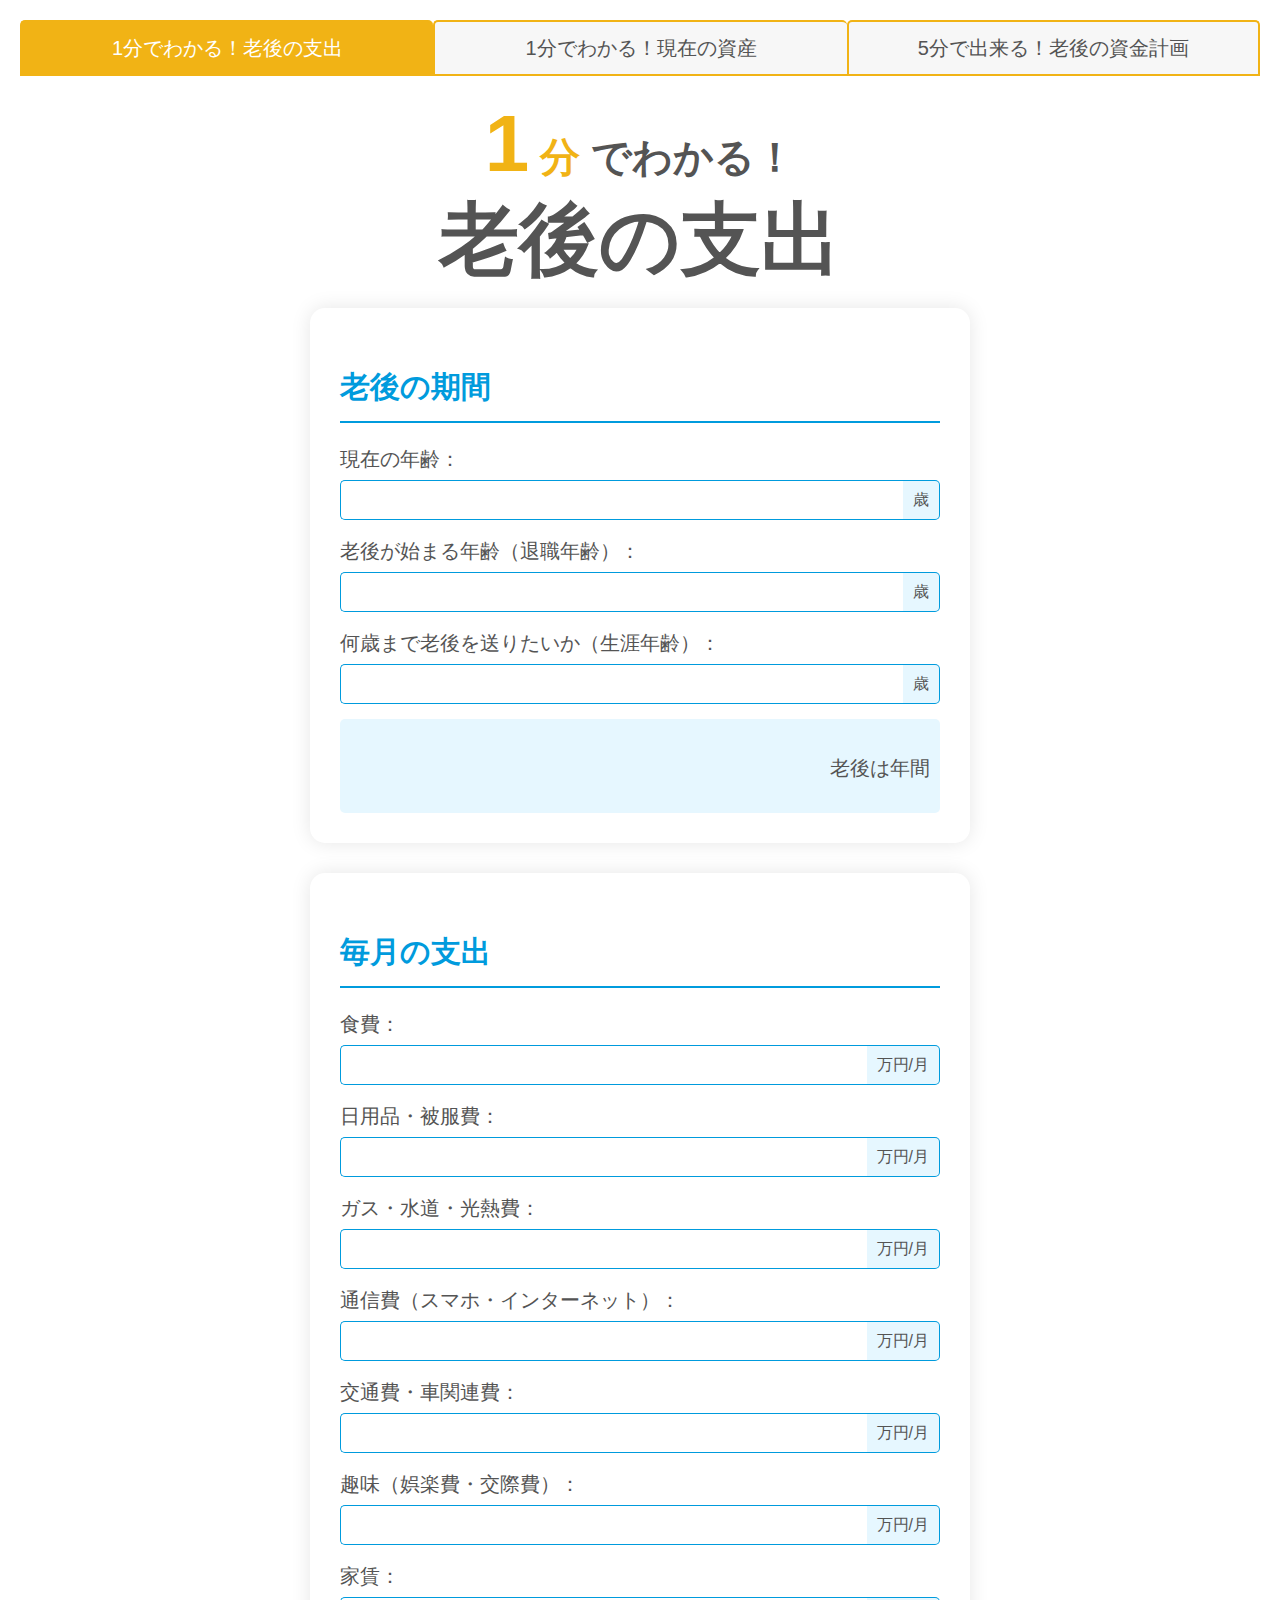
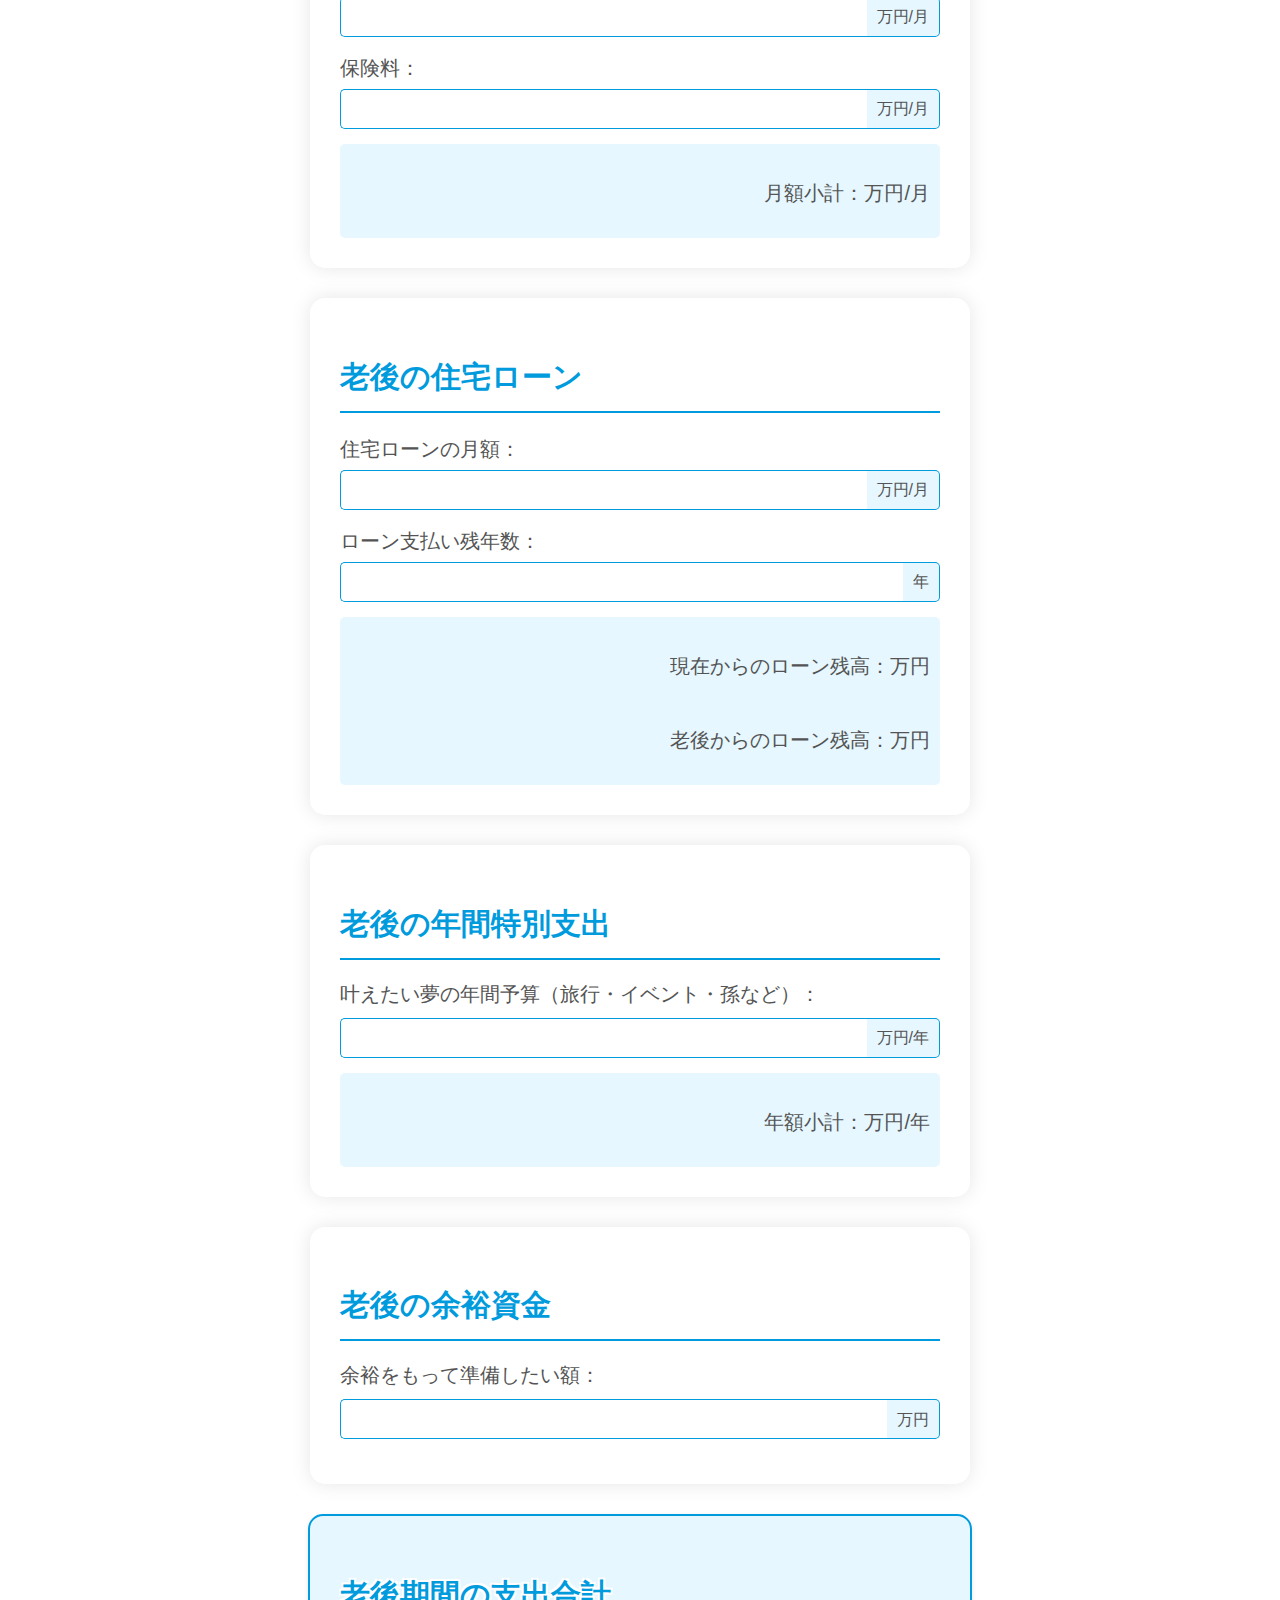
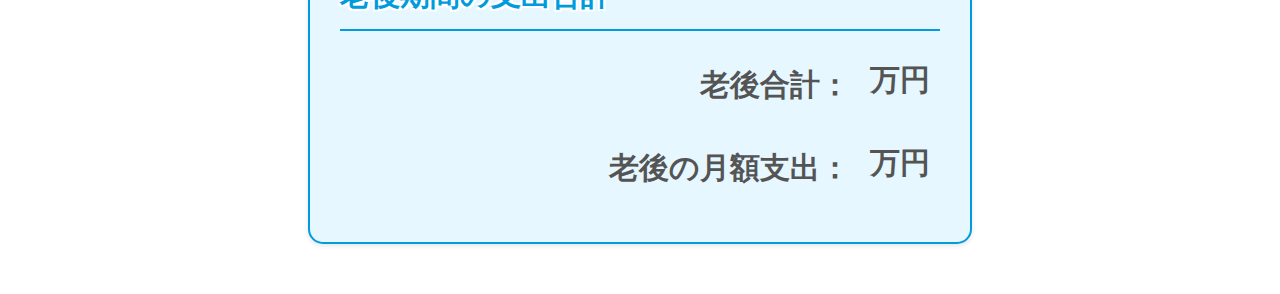
<file: index.html>
<!DOCTYPE html>
<html lang="ja">
<head>
    <meta charset="UTF-8">
    <meta name="viewport" content="width=device-width, initial-scale=1.0">
    <title>老後の支出計算シミュレーター</title>
    <link rel="stylesheet" href="styles.css">
</head>
<body>

  <div id="tab-navigation">
    <ul class="tabs">
      <li class="tab-item active">
        <a href="index.html">1分でわかる！老後の支出</a>
      </li>
      <li class="tab-item">
        <a href="assets/assets.html">1分でわかる！現在の資産</a>
      </li>
      <li class="tab-item">
        <a href="summary2/summary2.html">5分で出来る！老後の資金計画</a>
      </li>
    </ul>
  </div>


  <header>
    <h1>
        <span class="large-highlight">1</span>
        <span class="small-highlight">分</span>
        <span class="small-text">でわかる！</span><br>
        <span class="large-text">老後の支出</span>
    </h1>
</header>

    <div id="retirement-calculator">
        <div class="card">
          <h2>老後の期間</h2>
          <div class="input-group">
            <label for="current-age">現在の年齢：</label>
            <div class="input-wrapper">
              <input type="number" id="current-age" min="0">
              <span class="unit">歳</span>
            </div>
          </div>
          <div class="input-group">
            <label for="retirement-age">老後が始まる年齢（退職年齢）：</label>
            <div class="input-wrapper">
              <input type="number" id="retirement-age" min="0">
              <span class="unit">歳</span>
            </div>
          </div>
          <div class="input-group">
            <label for="life-expectancy">何歳まで老後を送りたいか（生涯年齢）：</label>
            <div class="input-wrapper">
              <input type="number" id="life-expectancy" min="0">
              <span class="unit">歳</span>
            </div>
          </div>
          <div class="output-group">
            <div>老後は<output id="retirement-years"></output>年間</div>
          </div>
        </div>

        <div class="card">
            <h2>毎月の支出</h2>
            <div class="input-group">
                <label for="food-expenses">食費：</label>
                <div class="input-wrapper">
                    <input type="number" id="food-expenses" name="food-expenses" step="0.1" min="0" required>
                    <span class="unit">万円/月</span>
                </div>
            </div>
            <div class="input-group">
                <label for="daily-expenses">日用品・被服費：</label>
                <div class="input-wrapper">
                    <input type="number" id="daily-expenses" name="daily-expenses" step="0.1" min="0" required>
                    <span class="unit">万円/月</span>
                </div>
            </div>
            <div class="input-group">
                <label for="utility-expenses">ガス・水道・光熱費：</label>
                <div class="input-wrapper">
                    <input type="number" id="utility-expenses" name="utility-expenses" step="0.1" min="0" required>
                    <span class="unit">万円/月</span>
                </div>
            </div>
            <div class="input-group">
                <label for="communication-expenses">通信費（スマホ・インターネット）：</label>
                <div class="input-wrapper">
                    <input type="number" id="communication-expenses" name="communication-expenses" step="0.1" min="0" required>
                    <span class="unit">万円/月</span>
                </div>
            </div>
            <div class="input-group">
                <label for="transportation-expenses">交通費・車関連費：</label>
                <div class="input-wrapper">
                    <input type="number" id="transportation-expenses" name="transportation-expenses" step="0.1" min="0" required>
                    <span class="unit">万円/月</span>
                </div>
            </div>
            <div class="input-group">
                <label for="hobby-expenses">趣味（娯楽費・交際費）：</label>
                <div class="input-wrapper">
                    <input type="number" id="hobby-expenses" name="hobby-expenses" step="0.1" min="0" required>
                    <span class="unit">万円/月</span>
                </div>
            </div>
            <div class="input-group">
                <label for="housing-expenses">家賃：</label>
                <div class="input-wrapper">
                    <input type="number" id="housing-expenses" name="housing-expenses" step="0.1" min="0" required>
                    <span class="unit">万円/月</span>
                </div>
            </div>
            <div class="input-group">
                <label for="education-expenses">保険料：</label>
                <div class="input-wrapper">
                    <input type="number" id="education-expenses" name="education-expenses" step="0.1" min="0" required>
                    <span class="unit">万円/月</span>
                </div>
            </div>
            <div class="output-group">
                <div>月額小計：<output id="monthly-total"></output>万円/月</div>
            </div>
            
              </div>
            </div>

            <div class="card">
                <h2>老後の住宅ローン</h2>
                <div class="input-group">
                  <label for="monthly-mortgage">住宅ローンの月額：</label>
                  <div class="input-wrapper">
                    <input type="number" id="monthly-mortgage" min="0">
                    <span class="unit">万円/月</span>
                  </div>
                </div>
                <div class="input-group">
                  <label for="remaining-mortgage-years">ローン支払い残年数：</label>
                  <div class="input-wrapper">
                    <input type="number" id="remaining-mortgage-years" min="0" step="0.1">
                    <span class="unit">年</span>
                  </div>
                </div>
                <div class="output-group">
                  <div>現在からのローン残高：<output id="current-loan-balance"></output>万円</div><br>
                  <div>老後からのローン残高：<output id="retirement-loan-balance"></output>万円</div>
                </div>
              </div>

              <div class="card">
                <h2>老後の年間特別支出</h2>
                <div class="input-group">
                  <label for="dream-expenses">叶えたい夢の年間予算（旅行・イベント・孫など）：</label>
                  <div class="input-wrapper">
                    <input type="number" id="dream-expenses" min="0">
                    <span class="unit">万円/年</span>
                  </div>
                </div>
                <div class="output-group">
                    <div>年額小計：<output id="yearly-total"></output>万円/年</div>
                </div>
              </div>
            
              <div class="card">
                <h2>老後の余裕資金</h2>
                <div class="input-group">
                  <label for="buffer-fund">余裕をもって準備したい額：</label>
                  <div class="input-wrapper">
                    <input type="number" id="buffer-fund" min="0">
                    <span class="unit">万円</span>
                  </div>
                </div>
              </div>
            
              <div class="card total-expenses">
                <h2>老後期間の支出合計</h2>
                <div class="output-group total inline">
                  <label>老後合計：</label>
                  <div class="output-wrapper">
                    <output id="total-expenses"></output>
                    <span class="unit">万円</span>
                  </div>
                </div>
                <div class="output-group total inline">
                  <label>老後の月額支出：</label>
                  <div class="output-wrapper">
                    <output id="monthly-retirement-expenses"></output>
                    <span class="unit">万円</span>
                </div>
              </div>
            </div>
    </form>

    <script src="script.js"></script>
</body>
</html>
</file>
<file: styles.css>
body {
    font-family: 'Helvetica Neue', Arial, sans-serif;
    line-height: 1.6;
    margin: 0;
    padding: 20px;
    background-color: #ffffff;
    color: #545454;
}


/* Tab Navigation Styles */
#tab-navigation {
    margin-bottom: 20px;
    width: 100%;
  }
  
  .tabs {
    display: flex;
    list-style: none;
    padding: 0;
    margin: 0;
    border-bottom: 2px solid #f1b315;
    width: 100%;
    font-size: 20px;
  }
  
  .tab-item {
    flex: 1;
    text-align: center;
  }
  
  .tab-item a {
    display: block;
    padding: 10px 5px;
    background-color: #F7F7F7;
    color: #545454;
    text-decoration: none;
    border: 2px solid #f1b315;
    border-bottom: none;
    border-radius: 5px 5px 0 0;
    transition: background-color 0.3s;
    white-space: nowrap;
    overflow: hidden;
    text-overflow: ellipsis;
  }
  
  .tab-item:not(:last-child) a {
    border-right: none;
  }
  
  .tab-item a:hover {
    background-color: #F7F7F7;
  }
  
  .tab-item.active a {
    background-color: #f1b315;
    color: white;
  }
  
  /* Responsive design for smaller screens */
  @media (max-width: 600px) {
    .tabs {
      flex-direction: column;
    }
  
    .tab-item {
      width: 100%;
    }
  
    .tab-item a {
      border: 1px solid #f1b315;
      border-radius: 0;
    }
  
    .tab-item:not(:last-child) a {
      border-right: 1px solid #f1b315;
      border-bottom: none;
    }
  }

/* タイトル部分のスタイル */
header h1 {
    text-align: center;
    margin: 20px 0;
    line-height: 1.2;
}

header h1 .large-highlight {
    color: #f1b315;
    font-size: 80px;
    font-weight: bold;
}

header h1 .small-highlight {
    color: #f1b315;
    font-size: 40px;
    font-weight: bold;
}

header h1 .small-text {
    color: #545454;
    font-size: 40px;
    font-weight: bold;
}

header h1 .large-text {
    color: #545454;
    font-size: 80px;
    font-weight: bold;
}



h1 {
    text-align: center;
    color: #f1b315;
    font-size: 40px;
    margin-bottom: 30px;
}

form {
    max-width: 800px;
    margin: 0 auto;
}

.card {
    background-color: #ffffff;
    padding: 30px;
    border-radius: 15px;
    box-shadow: 0 0 20px rgba(0, 0, 0, 0.1);
    margin-bottom: 30px;
    max-width: 600px; /* カードの最大横幅を指定 */
    margin-left: auto; /* 左右中央揃え */
    margin-right: auto; /* 左右中央揃え */
}


h2 {
    color: #009bdd;
    font-size: 30px;
    font-weight: bold;
    margin-bottom: 20px;
    border-bottom: 2px solid #009bdd;
    padding-bottom: 10px;
}

.input-group {
    display: flex;
    flex-direction: column;
    align-items: flex-start;
    margin-bottom: 15px;
}

.input-group label {
    width: 100%;
    text-align: left;
    margin-bottom: 5px;
    font-size: 20px;
    color: #545454;
}

.input-wrapper {
    width: 100%;
    display: flex;
    align-items: stretch;
}

input[type="number"] {
    flex-grow: 1;
    padding: 10px;
    border: 1px solid #009bdd;
    border-right: none;
    border-radius: 5px 0 0 5px;
    font-size: 20px;
    color: #545454;
    height: 40px;
    box-sizing: border-box;
}

.unit {
    background-color: #e6f7ff;
    padding: 10px;
    border: 1px solid #009bdd;
    border-left: none;
    border-radius: 0 5px 5px 0;
    font-size: 16px;
    color: #545454;
    display: flex;
    align-items: center;
    height: 40px;
    box-sizing: border-box;
}


.output-group {
    background-color: #e6f7ff;
    border-radius: 5px;
    padding: 10px;
    text-align: right; /* 全体を右寄せ */
    font-size: 20px; /* フォントサイズを20pxに設定 */
}

.output-group div {
    display: inline-block;
    margin-bottom: 10px;
}

.output-wrapper {
    justify-content: flex-end;
}

.output-wrapper .unit {
    background-color: transparent;
    border: none;
    padding: 0;
    height: auto;
    margin-left: 5px;
}

output {
    font-weight: bold;
    color: #009bdd;
    font-size: 40px;
    text-align: right;
}

.output-group.inline {
    display: flex;
    align-items: center;
    justify-content: flex-end;
    margin-bottom: 15px;
}

.output-group.inline label {
    margin-right: 10px;
    font-size: 20px; /* ここを20pxに変更 */
    color: #545454;
}

.output-group.inline .output-wrapper {
    display: flex;
    align-items: center;
}

.output-group.inline .output-wrapper .unit {
    font-size: 20px; /* フォントサイズを20pxに設定 */
    font-weight: normal; /* 太字を解除 */
}

.output-group.inline output {
    font-size: 40px;
    color: #009bdd;
    font-weight: bold;
    margin-right: 5px;
}

.output-group.inline .unit {
    font-size: 20px;
    color: #545454;
}

.card.total-expenses {
    background-color: #e6f7ff; /* 薄い青色 */
    border: 2px solid #009bdd; /* 枠線を追加 */
    box-shadow: 0 2px 5px rgba(0, 0, 0, 0.1); /* 影を追加してカードの立体感を出す */
}

.card.total-expenses h2 {
    color: #009bdd;
    margin-bottom: 15px;
    text-shadow: 
        -2px -2px 0 #fff,
        2px -2px 0 #fff,
        -2px 2px 0 #fff,
        2px 2px 0 #fff; /* 白い縁取りを追加 */
}

.card.total-expenses .output-group.total.inline {
    display: flex;
    align-items: center;
    justify-content: flex-end;
    margin-bottom: 5px;
}

.card.total-expenses .output-group.total.inline label {
    margin-right: 10px;
    font-size: 30px;
    color: #545454;
    font-weight: bold;
}

.card.total-expenses .output-wrapper {
    display: flex;
    align-items: center;
}

.card.total-expenses .output-group.total.inline + .output-group.inline {
    margin-top: 0; /* 上部のマージンを0にして間隔を狭くする */
}

.card.total-expenses output {
    font-size: 40px;
    color: #009bdd;
    font-weight: bold;
    margin-right: 5px;
    text-shadow: 
        -2px -2px 0 #fff,
        2px -2px 0 #fff,
        -2px 2px 0 #fff,
        2px 2px 0 #fff; /* 白い縁取りを追加 */
}

.card.total-expenses .unit {
    font-size: 30px;
    color: #545454;
    font-weight: bold;
}

label[for="buffer-fund"] {
    display: inline-block;
    line-height: 1.4;
    margin-bottom: 10px;
}

label[for="dream-expenses"] {
    display: inline-block;
    line-height: 1.4;
    margin-bottom: 10px;
}

.output-group.total.inline {
    display: flex;
    align-items: center;
    justify-content: flex-end;
    margin-bottom: 15px;
}

.output-group.total.inline label {
    margin-right: 10px;
    font-size: 30px;
    color: #545454;
    white-space: nowrap;
    font-weight: bold;
}

.output-group.total.inline .output-wrapper {
    display: flex;
    align-items: center;
}

.output-group.total.inline output {
    font-size: 40px;
    color: #009bdd;
    font-weight: bold;
    margin-right: 5px;
}

.output-group.total.inline .unit {
    font-size: 30px;
    color: #545454;
    white-space: nowrap;
    font-weight: bold;
}

.output-group.inline label[for="monthly-total"] + .output-wrapper .unit {
    font-size: 20px;
    font-weight: normal;
}


/* スマートフォン向けスタイル */
@media (max-width: 600px) {
    .output-group.inline label {
        font-size: 15px;
    }

    .output-group.inline output {
        font-size: 20px;
    }

    .output-group.inline .unit {
        font-size: 15px;
    }
}
/* スマートフォン向けスタイル */
@media (max-width: 600px) {
    body {
        padding: 10px;
    }

    h1 {
        font-size: 30px;
    }

    /* タイトル部分のスタイル */
header h1 {
    text-align: center;
    margin: 20px 0;
    line-height: 1.2;
}

header h1 .large-highlight {
    color: #f1b315;
    font-size: 50px;
    font-weight: bold;
}

header h1 .small-highlight {
    color: #f1b315;
    font-size: 40px;
    font-weight: bold;
}

header h1 .small-text {
    color: #545454;
    font-size: 40px;
    font-weight: bold;
}

header h1 .large-text {
    color: #545454;
    font-size: 50px;
    font-weight: bold;
}

    .card {
        padding: 15px;
    }

    h2 {
        font-size: 20px;
    }

    .input-group label {
        font-size: 15px;
    }
    input[type="number"], .unit {
        height: 36px;
    }

    .input-wrapper .unit {
        font-size: 14px;
        padding: 8px 5px;
    }

    output {
        font-size: 20px;
    }

    .output-group {
        font-size: 15px; /* フォントサイズを20pxに設定 */
    }

    .output-group.inline {
        display: flex;
        flex-wrap: nowrap;
        justify-content: flex-end;
        align-items: center;
    }

    .output-group.inline label {
        font-size: 16px;
        font-weight: bold;
        margin-right: 5px;
        white-space: nowrap;
    }

    .output-group.inline .output-wrapper {
        display: flex;
        align-items: center;
    }

    .output-group.inline output {
        font-size: 15px;
        font-weight: bold;
        margin-right: 2px;
    }

    .output-group.inline .unit {
        font-size: 16px;
        font-weight: bold;
        white-space: nowrap;
    }
    
    .card.total-expenses .output-group.total.inline {
        display: flex;
        flex-wrap: nowrap;
        justify-content: flex-end;
        align-items: center;
    }

    .card.total-expenses .output-group.total.inline label {
        font-size: 20px;
        font-weight: bold;
        margin-right: 5px;
        white-space: nowrap;
    }

    .card.total-expenses output {
        font-size: 20px;
        font-weight: bold;
        margin-right: 2px;
    }

    .card.total-expenses .unit {
        font-size: 20px;
        font-weight: bold;
        white-space: nowrap;
    }

    .label[for="buffer-fund"] {
        font-size: 15px;
    }

    .label[for="dream-expenses"] {
        font-size: 15px;
    }

    .output-group.total.inline output {
        font-size: 20px;
        color: #009bdd;
        font-weight: bold;
        margin-right: 5px;
    }
    
    .output-group.total.inline .unit {
        font-size: 15px;
        color: #545454;
        white-space: nowrap;
    }

    /* 月額小計の単位のスタイルを更新（スマートフォンビューのみ） */
    .output-group.inline label[for="monthly-total"] + .output-wrapper .unit {
        font-size: 15px;
        font-weight: bold;
    }

    /* 既存のデスクトップ用スタイルはそのまま保持します */

    @media (max-width: 600px) {
        .desktop-text {
            display: none;
          }
          
          .mobile-text {
            display: inline;
          }
        
          .tabs {
            border: none;
            overflow: hidden;
            border-radius: 5px;
          }
        
          .tab-item a {
            font-size: 14px;
            background-color: #F7F7F7;
            color: #545454;
            border: none;
          }
        
          .tab-item.active a {
            background-color: #f1b315;
            color: white;
            font-weight: bold;
          }   
}
</file>
